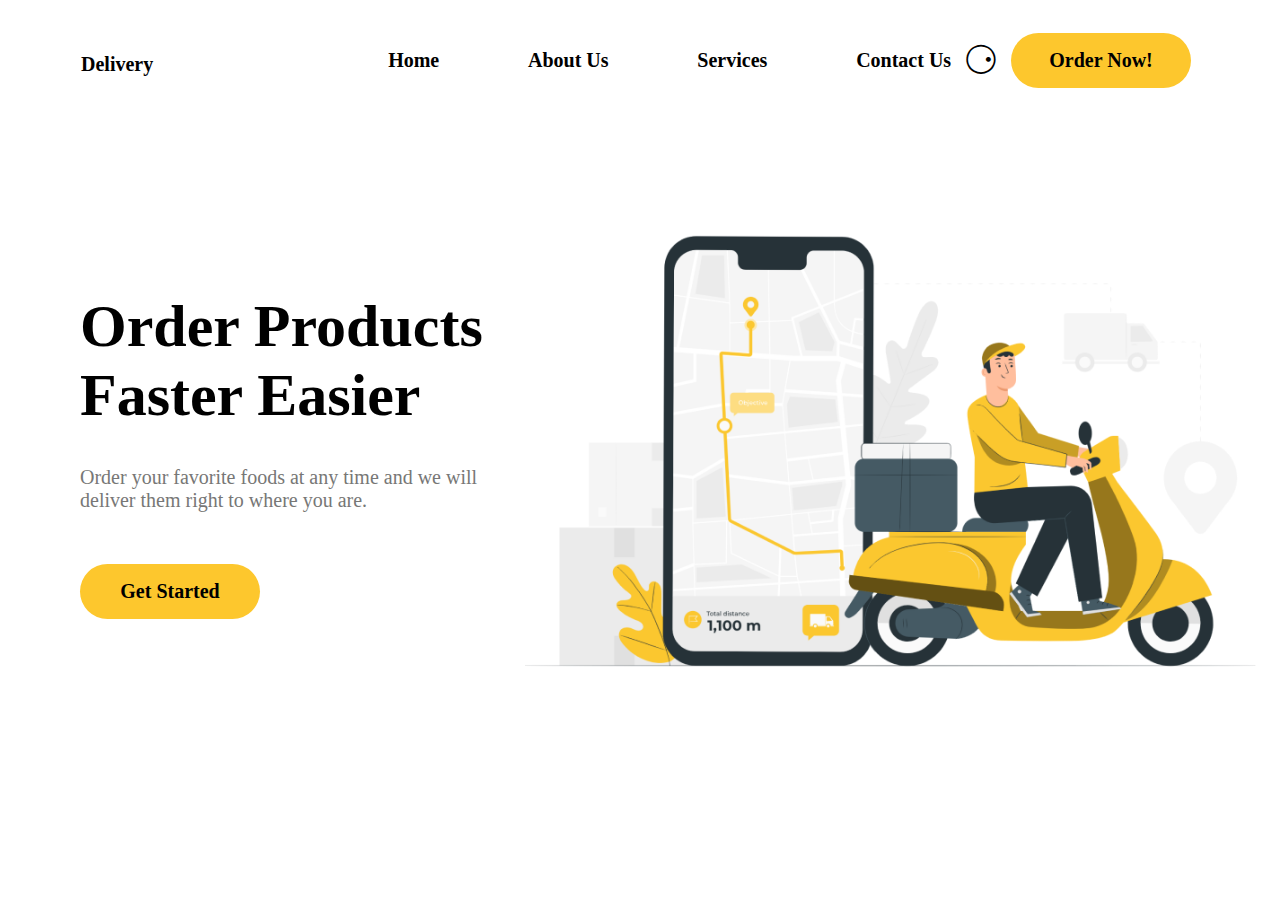
<file: index.html>
<!DOCTYPE html>
<html lang="en">
<head>
    <meta charset="UTF-8">
    <meta http-equiv="X-UA-Compatible" content="IE=edge">
    <meta name="viewport" content="width=device-width, initial-scale=1.0">
    <link rel="preconnect" href="https://fonts.googleapis.com">
<link rel="preconnect" href="https://fonts.gstatic.com" crossorigin>
<link href="https://fonts.googleapis.com/css2?family=Barlow&family=Poppins&family=Roboto&family=Solitreo&display=swap" rel="stylesheet">
    <link rel="stylesheet" href="style/style.css">
    <title>Home</title>
</head>
<body>
    <header>
        <h1> <a href="#">Delivery</a> </h1>
<nav>
    <ul>
        <li> <a href="#">Home</a> </li>
        <li> <a href="#">About Us</a>  </li>
        <li> <a href="#">Services</a> </li>
        <li> <a href="#">Contact Us</a> </li>
    </ul>
</nav>
<span>&#9862;</span>

    <p>
    Order Now!
</p>


    </header>
    <main>
       <div class="pirveligverdi">
        <div class="pirvelidivi">
            <p class="pirveliparagrapi">Order Products</p>
            <p class="meoreparagrapi">Faster Easier</p>
            <p class="mesameparagrapi">Order your favorite foods at any time and we will deliver them right to where you are.</p>
            <p class="meotxeparagrapi">Get Started</p>
        </div>

        <div class="meoredivi">
            <img src="img/pirveli.png" alt="moto">
        </div>
</div>
    </main>
    <footer></footer>

    
</body>
</html>
</file>
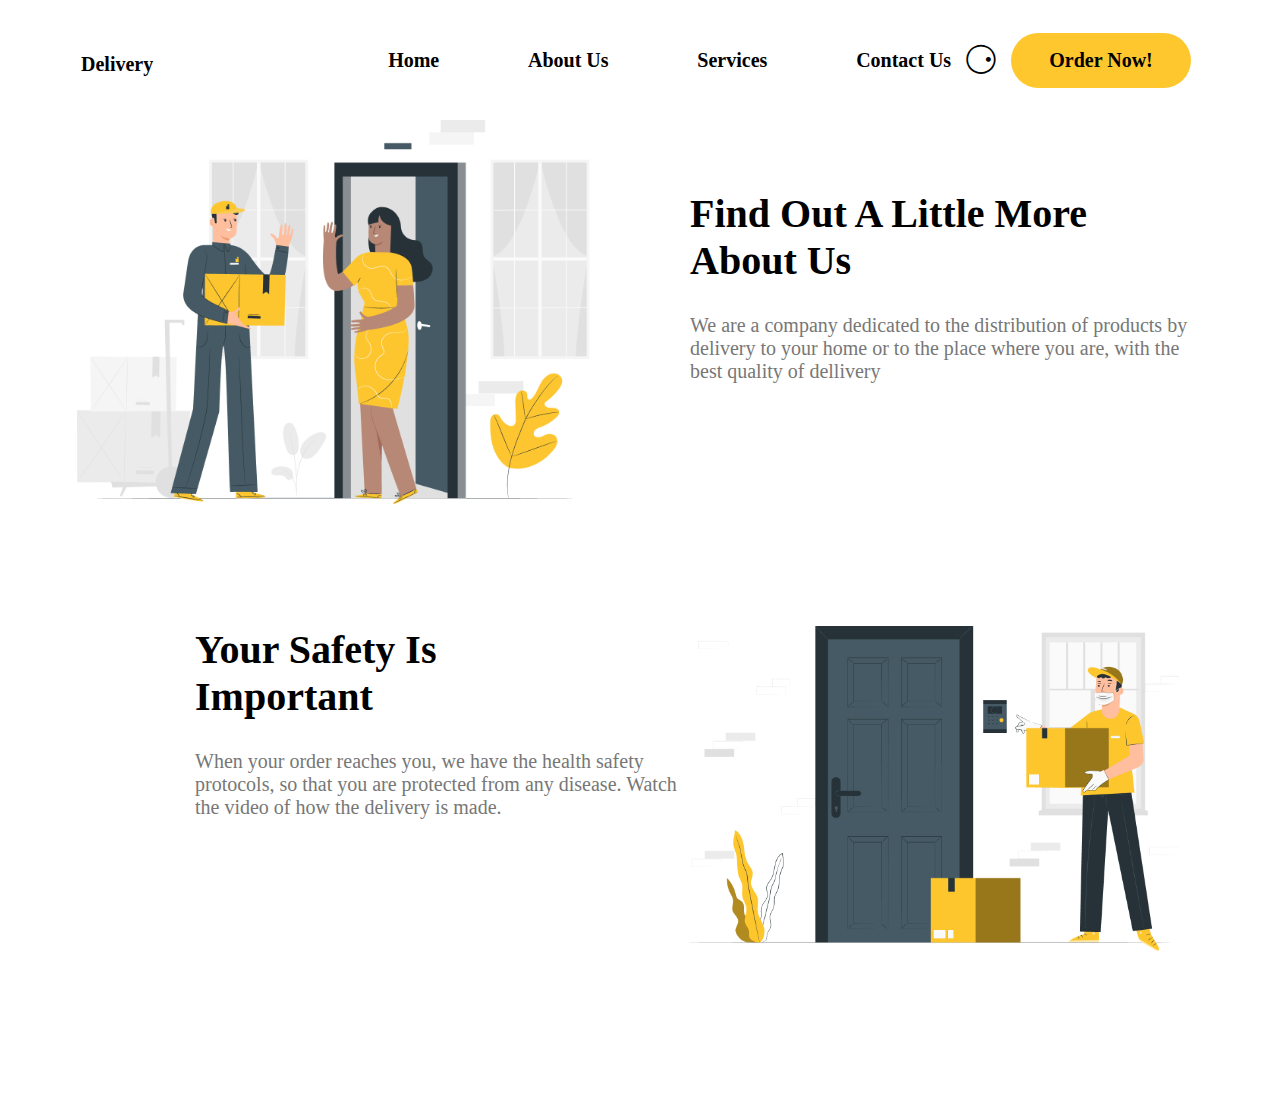
<file: about.html>
<!DOCTYPE html>
<html lang="en">
<head>
    <meta charset="UTF-8">
    <meta http-equiv="X-UA-Compatible" content="IE=edge">
    <meta name="viewport" content="width=device-width, initial-scale=1.0">
    <link rel="stylesheet" href="style/style.css">
    <title>About</title>
</head>
<body>
    <header>
        <h1> <a href="#">Delivery</a> </h1>
<nav>
    <ul>
        <li> <a href="#">Home</a> </li>
        <li> <a href="#">About Us</a>  </li>
        <li> <a href="#">Services</a> </li>
        <li> <a href="#">Contact Us</a> </li>
    </ul>
</nav>
<span>&#9862;</span>

    <p>
    Order Now!
</p>

    </header>
    <main>
       <div class="meoregverdi">
       <div class="mesamedivi">
        <img src="img/meore.png" alt="shexvedra">
       </div>
      <div class="meotxedivi">
        <p class="mexuteparagrapi">
            Find Out A Little More 
        </p>
        <p class="meekvseparagrapi">About Us</p>
        <p class="meshvideparagrapi">
            We are a company dedicated to the distribution of products by delivery to your home or to the place where you are, with the best quality of dellivery
        </p>
        </div> </div>

        <div class="meoregverdismeore">
     <div class="mexutedivi">
        <p class="merveparagrapi">Your Safety Is </p>
        <p class="mecxreparagrapi">Important</p>
        <p class="meateparagrapi">
            When your order reaches you, we have the health safety protocols, so that you are protected from any disease. Watch the video of how the delivery is made.
        </p>
     </div>
     <div class="meekvsedivi">
        <img src="img/mesame.png" alt="mitana">
     </div> </div>
    </main>
    <footer></footer>
    
</body>
</html>
</file>
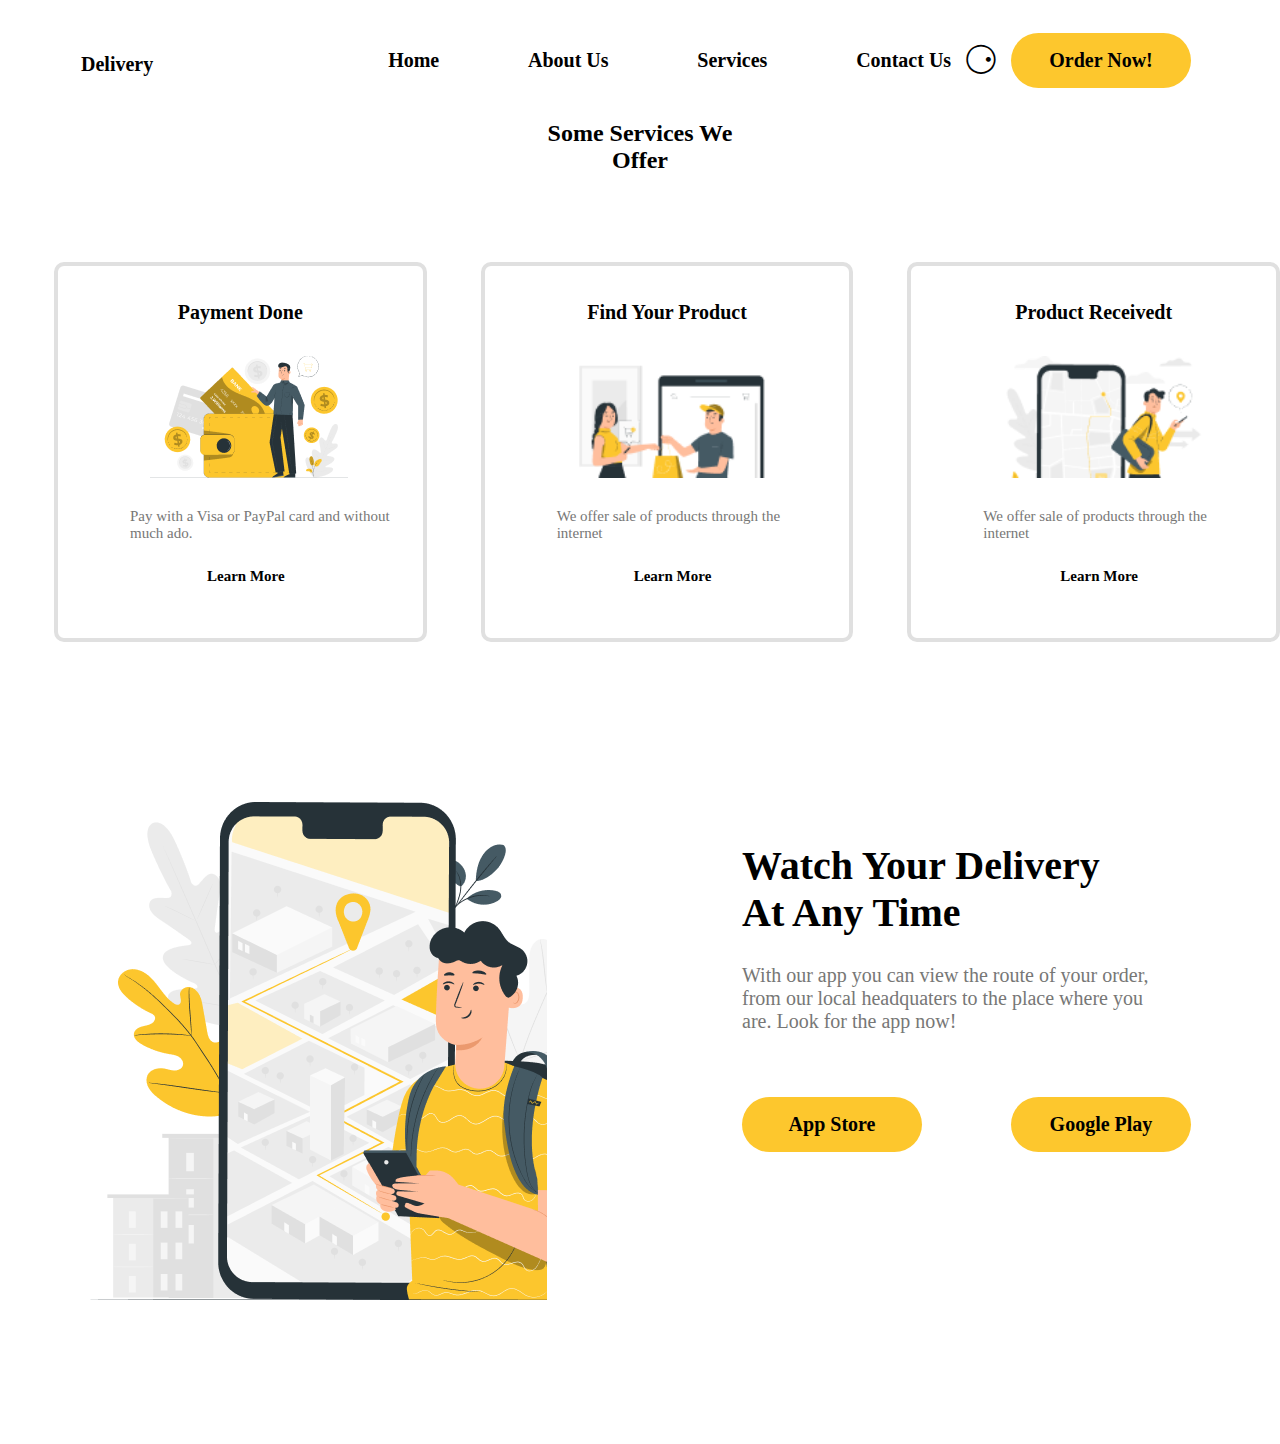
<file: services.html>
<!DOCTYPE html>
<html lang="en">
<head>
    <meta charset="UTF-8">
    <meta http-equiv="X-UA-Compatible" content="IE=edge">
    <meta name="viewport" content="width=device-width, initial-scale=1.0">
    <link rel="stylesheet" href="style/style.css">
    <title>Services</title>
</head>
<body>
    <header>
        <h1> <a href="#">Delivery</a> </h1>
<nav>
    <ul>
        <li> <a href="#">Home</a> </li>
        <li> <a href="#">About Us</a>  </li>
        <li> <a href="#">Services</a> </li>
        <li> <a href="#">Contact Us</a> </li>
    </ul>
</nav>
<span>&#9862;</span>

    <p>
    Order Now!
</p>

    </header>
    <main>
        <h2 class="Some" >Some Services We </h2>
        <h2 class="Offer">Offer</h2>
        <div class="samiartikli">
            <article class="pirvelistatia">
                <h3>Payment Done</h3>
                <div class="gadaxda">
                    <img src="img/meotxe.png" alt="gadaxda">
                </div>
                <p class="pay">
                    Pay with a Visa or PayPal card and without much ado.
                </p>
                <p class="learnmore">
                    <a href="#">Learn More</a>
                </p>
            </article>

            <article class="meorestatia">
                <h3>Find Your Product</h3>
                <div class="mitana">
                    <img src="img/mexute.png" alt="mitana">
                </div>
                <p class="we">
                    We offer sale of products through the internet
                </p>
                <p class="learnmore">
                    <a href="#">Learn More</a>
                </p>
            </article>

            <article class="mesamestatia">
                <h3>Product Receivedt</h3>
                <div class="migeba">
                    <img src="img/meekvse.png" alt="migeba">
                </div>
                <p class="in">
                    We offer sale of products through the internet
                </p>
                <p class="learnmore">
                    <a href="#">Learn More</a>
                </p>
            </article>
            </div>
            <div class="servisebisdivi">
<div class="glovo">
    <img src="img/meshvide.png" alt="">
</div>
<div class="glovosteksti">
    <p class="Watch">Watch Your Delivery </p>
    <p class="at">At Any Time</p>
    <p class="with">With our app you can view the route of your order, from our local headquaters to the place where you are. Look for the app now!</p>
    <div class="aplikaciebi">
    <p class="app">App Store</p>
    <p class="google">Google Play</p></div>
</div>
          </div>
    </main>
    <footer></footer>
</body>
</html>
</file>
<file: style/style.css>
*{
    margin: 0;
    padding: 0;
    list-style-type: none;
box-sizing: border-box;
text-decoration: none;
}

header{
    height: 120px;
    background-color: #ffffff;
    color: #000000; 
    display: flex;
    justify-content: space-between;
    text-align: center; 
    align-items: center;
}
header h1{
    float: left;
    margin-right: 223px;  

}
header h1 a{
    font-size: 20px;
color: #000000;
    padding-left: 81px;
    padding-top: 59px;
    font-weight: bold;
    
}
header ul{
    width: 563px;
    display: flex;
    justify-content: space-between;
    text-align: center;
    align-items: center;

   
}
header ul a{
    font-size: 20px;
    color: #000000;
    font-weight: bold;
    
}


header span{
  
   
    display: flex;
    font-size: 40px;
}


header p{
    font-size: 20px;
    font-weight: bold;
    background-color: #FDC72D;
    border-radius: 60px;
    padding: 16px 32px;
    text-align: center;
    width: 180px;
    margin-right: 89px;
 
}
.pirveligverdi{
    display: flex;

}
.pirvelidivi{
    margin-left: 80px;
    margin-top: 172px;

}
.pirvelidivi{
    width: 466px ;
    height: 306px;
   
}

.pirveliparagrapi{
    font-size: 60px;
    color: #000000;
    font-weight: bold;
    
}
.meoreparagrapi{
    font-size: 60px;
    color: #000000;
    font-weight: bold;
    margin-bottom: 36px;
}
.mesameparagrapi{
    font-size: 20px;
    color: #777776;
}

.meotxeparagrapi{
    font-size: 20px;
    font-weight: bold;
    background-color: #FDC72D;
    border-radius: 60px;
    padding: 16px 32px;
    text-align: center;
    width: 180px;
    margin-right: 89px;
    margin-top: 52px;
    
 
}
.meoredivi{
    width: 871px;
    height: 723px;
    overflow: hidden;
}

.meoredivi img{
    width: 100%;
}
div.meoregverdi{
    display: flex;
}
.mesamedivi{
    width: 676px;
    height: 506px;
    overflow: hidden;
    margin-left: 77px;
}
.mesamedivi img{
    width: 100% ;
}
.meotxedivi{
    width: 676px;
    height: 506px;
    margin-left: 100px;
    margin-right: 77px;
}
.mexuteparagrapi{
    font-size: 40px;
    font-weight: bold;
    margin-top: 70px;
}

.meekvseparagrapi{
    font-size: 40px;
    font-weight: bold;
    margin-bottom: 30px;
}
.meshvideparagrapi{
    font-size: 20px;
    color: #777776;

}
.mexutedivi{
    margin-left: 100px;
    width: 744px;
    height: 490px;

}
.merveparagrapi{
font-size: 40px;
font-weight: bold;
}
.mecxreparagrapi{
    font-size: 40px;
font-weight: bold;
margin-bottom: 30px;
}
.meateparagrapi{
    font-size: 20px;
    color: #777776;
    margin-bottom: 282px;
}
.meekvsedivi{
    width: 744px;
    height: 490px;
    overflow: hidden;
    
}
.meekvsedivi img{
    width: 100%;
}
.meoregverdismeore{
    display: flex;
     margin-right: 101px;
    margin-left: 95px;

}
h2{
    text-align: center;
    
}
.some{
    font-size: 40px;
    font-weight: bold;
    margin-bottom: 88px;
}
.samiartikli{
    display:flex ;
}
.pirvelistatia{
    width: 380px;
    height: 380px;
    border: #E0E0E0 solid 4px;
    border-radius: 10px;
    margin-left: 54px;
    margin-top: 88px;
}
.pirvelistatia h3{
    font-size: 20px;
    font-weight: bold;
    text-align: center;
    margin-top: 35px;
    margin-bottom: 32px;
}
.gadaxda{
    width: 202px;
    height: 122px;
    overflow: hidden;
    margin-left: 90px;
}
.gadaxda img{
    width: 100%;
}
.pay{
    font-size: 15px;
    color: #777776;
    margin-left: 72px;
    margin-bottom: 25px;
    margin-top: 30px;
    margin-right: 30px;
}
.learnmore a{
    
    color: #000000;
    font-size: 15px;
    font-weight: bold;
    padding-left: 149px;
    
}

.meorestatia{
    width: 380px;
    height: 380px;
    border: #E0E0E0 solid 4px;
    border-radius: 10px;
    margin-left: 54px;
    margin-top: 88px;
}
.meorestatia h3{
    font-size: 20px;
    font-weight: bold;
    text-align: center;
    margin-top: 35px;
    margin-bottom: 32px;
}
.mitana{
    width: 202px;
    height: 122px;
    overflow: hidden;
    margin-left: 90px;
}
.mitana img{
    width: 100%;
}
.we{
    font-size: 15px;
    color: #777776;
    margin-left: 72px;
    margin-bottom: 25px;
    margin-top: 30px;
    margin-right: 30px;
}
.learnmore a{
    
    color: #000000;
    font-size: 15px;
    font-weight: bold;
    padding-left: 149px;
    
}

.mesamestatia{
    width: 380px;
    height: 380px;
    border: #E0E0E0 solid 4px;
    border-radius: 10px;
    margin-left: 54px;
    margin-top: 88px;
}
.mesamestatia h3{
    font-size: 20px;
    font-weight: bold;
    text-align: center;
    margin-top: 35px;
    margin-bottom: 32px;
}
.migeba{
    width: 202px;
    height: 122px;
    overflow: hidden;
    margin-left: 90px;
}
.migeba img{
    width: 100%;
}
.in{
    font-size: 15px;
    color: #777776;
    margin-left: 72px;
    margin-bottom: 25px;
    margin-top: 30px;
    margin-right: 30px;
}
.learnmore a{
    
    color: #000000;
    font-size: 15px;
    font-weight: bold;
    padding-left: 149px;
    
}

.glovo{
    width: 544px;
    height: 498px;
    overflow: hidden;
    margin-left: 86px;
    margin-top: 160px;
    margin-bottom: 144px;
}
.golovo img{
    width: 100%;
}
.glovosteksti{
    width: 544px;
    height: 498px;
    margin-left: 195px;
    
}
.Watch{
    font-size: 40px;
    font-weight: bold;
    margin-top: 200px;
   
    
}
.at{
    font-size: 40px;
    font-weight: bold;
}
.with{
    font-size: 20px;
    color: #777776;
    margin-top: 28px;
    margin-bottom: 64px;
    margin-right: 106px;
    

}

.app{
    font-size: 20px;
    font-weight: bold;
    background-color: #FDC72D;
    border-radius: 60px;
    padding: 16px 32px;
    text-align: center;
    width: 180px;
    margin-right: 89px;
}
.google{
    font-size: 20px;
    font-weight: bold;
    background-color: #FDC72D;
    border-radius: 60px;
    padding: 16px 32px;
    text-align: center;
    width: 180px;
    margin-right: 89px;
}
.aplikaciebi{
    display: flex;
}
.servisebisdivi{
    display: flex;
}

.bologverdisdivi{
    display: flex;
    margin-left: 81px;
}
.sakontakto{
    width: 30%;
    margin-top: 125px;

}
.contact{
    font-size: 40px;
    font-weight: bold;
}
.here{
    font-size: 40px;
    font-weight: bold;
}
.you{
    font-size: 20px;
    color:#777776;
    margin-top: 30px;
}
.informacia{
    margin-top: 130px;
    margin-left: 114px;
}
.informacia p{
    font-size: 20px;
    color: #777776;
    padding-top: 30px;
}
.informacia span{
    color:#000000;
    font-weight: bold;

}
.kontakti{ margin-top: 200px;
    margin-left: 160px;
    margin-right: 120px;
    
}
.boloparagrapi{
    font-size: 20px;
    font-weight: bold;
    background-color: #FDC72D;
    border-radius: 60px;
    padding: 16px 32px;
    text-align: center;
    width: 180px;
    
}

.wesitbolo{
    height: 450px;
    background-color: #FEE395;
    margin-top: 78px;
    display: flex;

}
.wesitbolo div{
    width: 20%;
    margin-top: 93px;
    margin-left: 112px;
}

.del{
    font-size: 20px;
    font-weight: bold;
}
.ord{
    font-size: 15px;
    color: #777776;
    margin-top: 22px;
}
.eas{
    font-size: 15px;
    color: #777776;
}
.our{
    font-size: 20px;
    font-weight: bold;
}
.wesitbolo ul li{
    padding-top: 8px;
}
.wesitbolo ul li a{
    font-size: 15px;
    color: #777776;  
     
   
}
.compani{
    font-size: 20px;
    font-weight: bold;

}
.com{
    font-size: 20px;
    font-weight: bold;
}
.socialicons{
    display: flex;
    justify-content: space-between;
    width: 106px;
   
}
.socialicons li a{
   color: #000000;
}
.socialicons ul li a{
    font-size: 14px;
   
 
}
</file>
